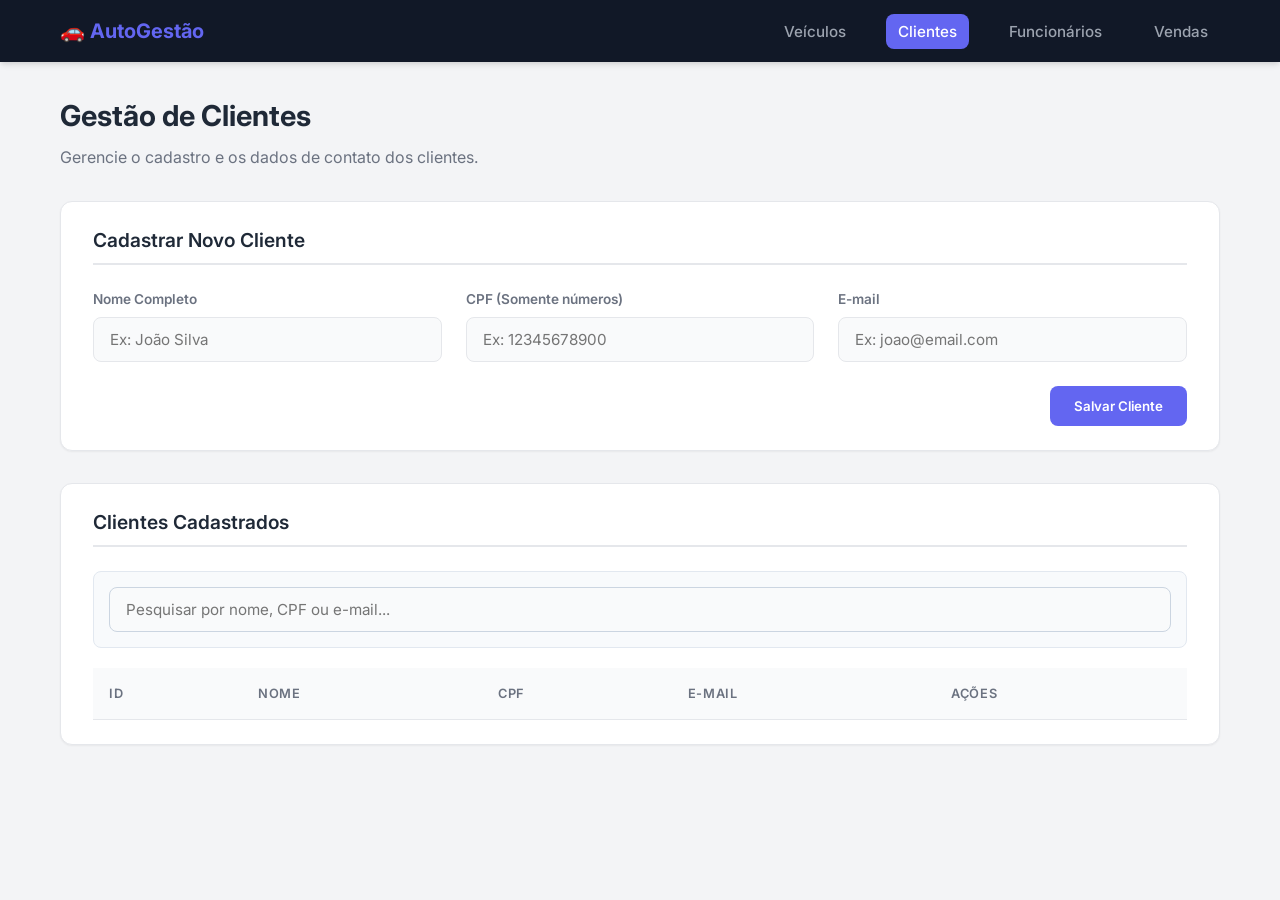
<file: clientes.html>
<!DOCTYPE html>
<html lang="pt-br">
<head>
    <meta charset="UTF-8">
    <meta name="viewport" content="width=device-width, initial-scale=1.0">
    <title>Concessionária - Gestão de Clientes</title>
    <link href="https://fonts.googleapis.com/css2?family=Inter:wght@400;500;600;700&display=swap" rel="stylesheet">
    <link rel="stylesheet" href="clientes.css"> 
</head>
<body>

    <header>
        <nav class="navbar">
            <div class="nav-container">
                <span class="logo">🚗 AutoGestão</span>
                <div class="nav-links">
                    <a href="veiculos.html">Veículos</a>
                    <a href="clientes.html" class="active">Clientes</a>
                    <a href="funcionarios.html">Funcionários</a>
                    <a href="vendas.html">Vendas</a>
                </div>
            </div>
        </nav>
    </header>

    <main class="container">
        
        <div class="page-header">
            <h1>Gestão de Clientes</h1>
            <p>Gerencie o cadastro e os dados de contato dos clientes.</p>
        </div>

        <section class="card-section">
            <h2 class="section-title">Cadastrar Novo Cliente</h2>
            <form id="form-cliente">
                <div class="input-grid">
                    <div class="input-group">
                        <label for="nome">Nome Completo</label>
                        <input type="text" id="nome" placeholder="Ex: João Silva" required>
                    </div>
                    <div class="input-group">
                        <label for="cpf">CPF (Somente números)</label>
                        <input type="text" id="cpf" placeholder="Ex: 12345678900" required maxlength="11">
                    </div>
                    <div class="input-group">
                        <label for="email">E-mail</label>
                        <input type="email" id="email" placeholder="Ex: joao@email.com" required>
                    </div>
                </div>
                <div class="form-actions">
                    <button type="submit" class="btn-primary">Salvar Cliente</button>
                </div>
            </form>
        </section>

        <section class="card-section">
            <h2 class="section-title">Clientes Cadastrados</h2>
            <div class="search-container">
                <div class="input-group">
                    <input type="text" id="input-busca" placeholder="Pesquisar por nome, CPF ou e-mail..." onkeyup="filtrarTabela()">
                </div>
            </div>
            <div class="table-responsive">
                <table class="data-table" id="tabela-clientes">
                    <thead>
                        <tr>
                            <th>ID</th>
                            <th>Nome</th>
                            <th>CPF</th>
                            <th>E-mail</th>
                            <th>Ações</th>
                        </tr>
                    </thead>
                    <tbody>
                        </tbody>
                </table>
            </div>
        </section>

    </main>

    <script src="clientes.js"></script>
</body>
</html>
</file>
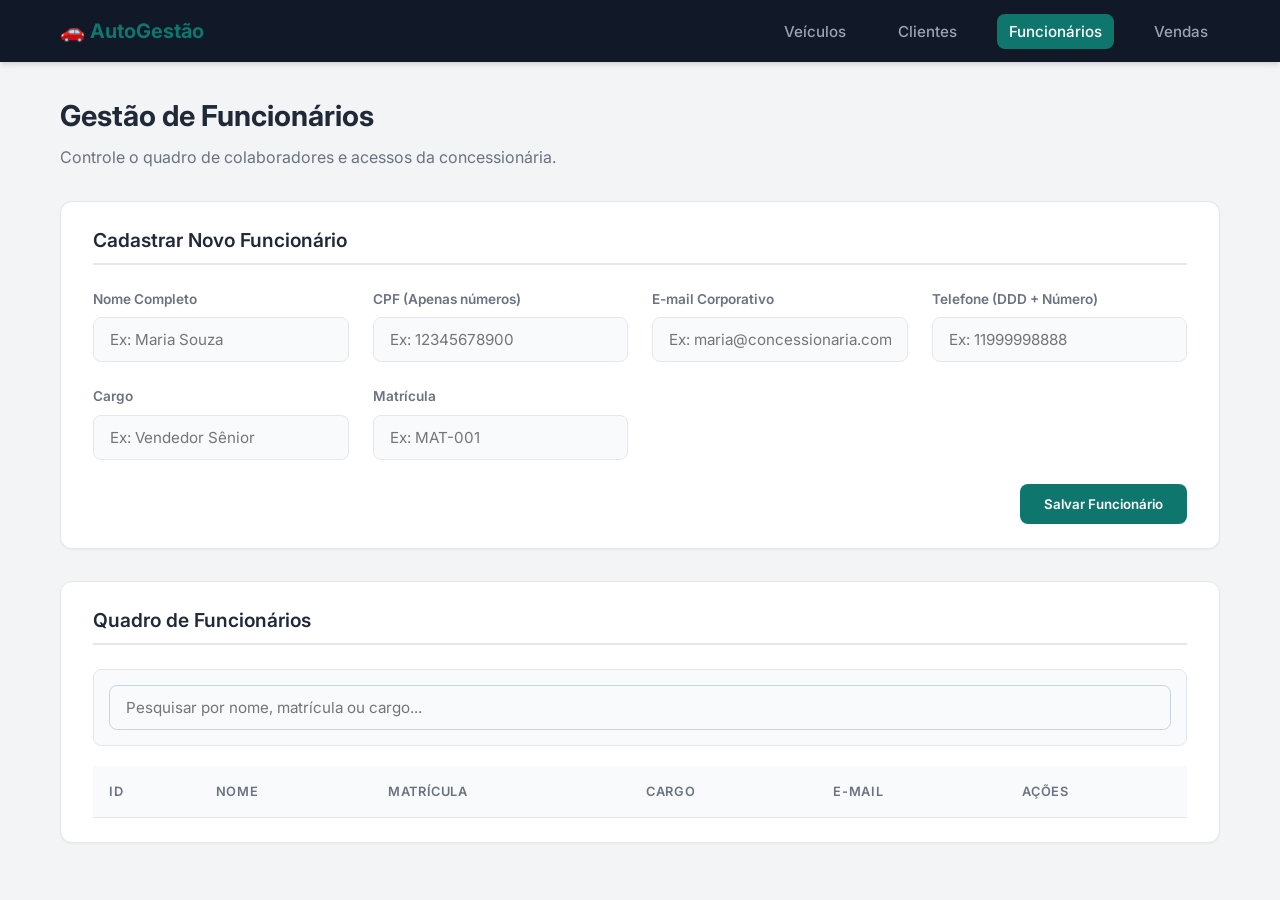
<file: funcionarios.html>
<!DOCTYPE html>
<html lang="pt-br">
<head>
    <meta charset="UTF-8">
    <meta name="viewport" content="width=device-width, initial-scale=1.0">
    <title>Concessionária - Gestão de Funcionários</title>
    <link href="https://fonts.googleapis.com/css2?family=Inter:wght@400;500;600;700&display=swap" rel="stylesheet">
    <link rel="stylesheet" href="funcionarios.css"> 
</head>
<body>

    <header>
        <nav class="navbar">
            <div class="nav-container">
                <span class="logo">🚗 AutoGestão</span>
                <div class="nav-links">
                    <a href="veiculos.html">Veículos</a>
                    <a href="clientes.html">Clientes</a>
                    <a href="funcionarios.html" class="active">Funcionários</a>
                    <a href="vendas.html">Vendas</a>
                </div>
            </div>
        </nav>
    </header>

    <main class="container">
        
        <div class="page-header">
            <h1>Gestão de Funcionários</h1>
            <p>Controle o quadro de colaboradores e acessos da concessionária.</p>
        </div>

        <section class="card-section">
            <h2 class="section-title">Cadastrar Novo Funcionário</h2>
            <form id="form-funcionario">
                
                <div class="input-grid">
                    <div class="input-group">
                        <label for="nome">Nome Completo</label>
                        <input type="text" id="nome" placeholder="Ex: Maria Souza" required>
                    </div>
                    <div class="input-group">
                        <label for="cpf">CPF (Apenas números)</label>
                        <input type="text" id="cpf" placeholder="Ex: 12345678900" required maxlength="11">
                    </div>
                    <div class="input-group">
                        <label for="email">E-mail Corporativo</label>
                        <input type="email" id="email" placeholder="Ex: maria@concessionaria.com" required>
                    </div>
                    <div class="input-group">
                        <label for="telefone">Telefone (DDD + Número)</label>
                        <input type="text" id="telefone" placeholder="Ex: 11999998888">
                    </div>
                    <div class="input-group">
                        <label for="cargo">Cargo</label>
                        <input type="text" id="cargo" placeholder="Ex: Vendedor Sênior" required>
                    </div>
                    <div class="input-group">
                        <label for="matricula">Matrícula</label>
                        <input type="text" id="matricula" placeholder="Ex: MAT-001" required>
                    </div>
                </div>

                <div class="form-actions">
                    <button type="submit" class="btn-primary">Salvar Funcionário</button>
                </div>
            </form>
        </section>

        <section class="card-section">
            <h2 class="section-title">Quadro de Funcionários</h2>
            <div class="search-container">
                <div class="input-group">
                    <input type="text" id="input-busca" placeholder="Pesquisar por nome, matrícula ou cargo..." onkeyup="filtrarTabela()">
                </div>
            </div>
            <div class="table-responsive">
                <table class="data-table" id="tabela-funcionarios">
                    <thead>
                        <tr>
                            <th>ID</th>
                            <th>Nome</th>
                            <th>Matrícula</th>
                            <th>Cargo</th>
                            <th>E-mail</th>
                            <th>Ações</th>
                        </tr>
                    </thead>
                    <tbody>
                        </tbody>
                </table>
            </div>
        </section>
    </main>

    <script src="funcionarios.js"></script>
</body>
</html>
</file>
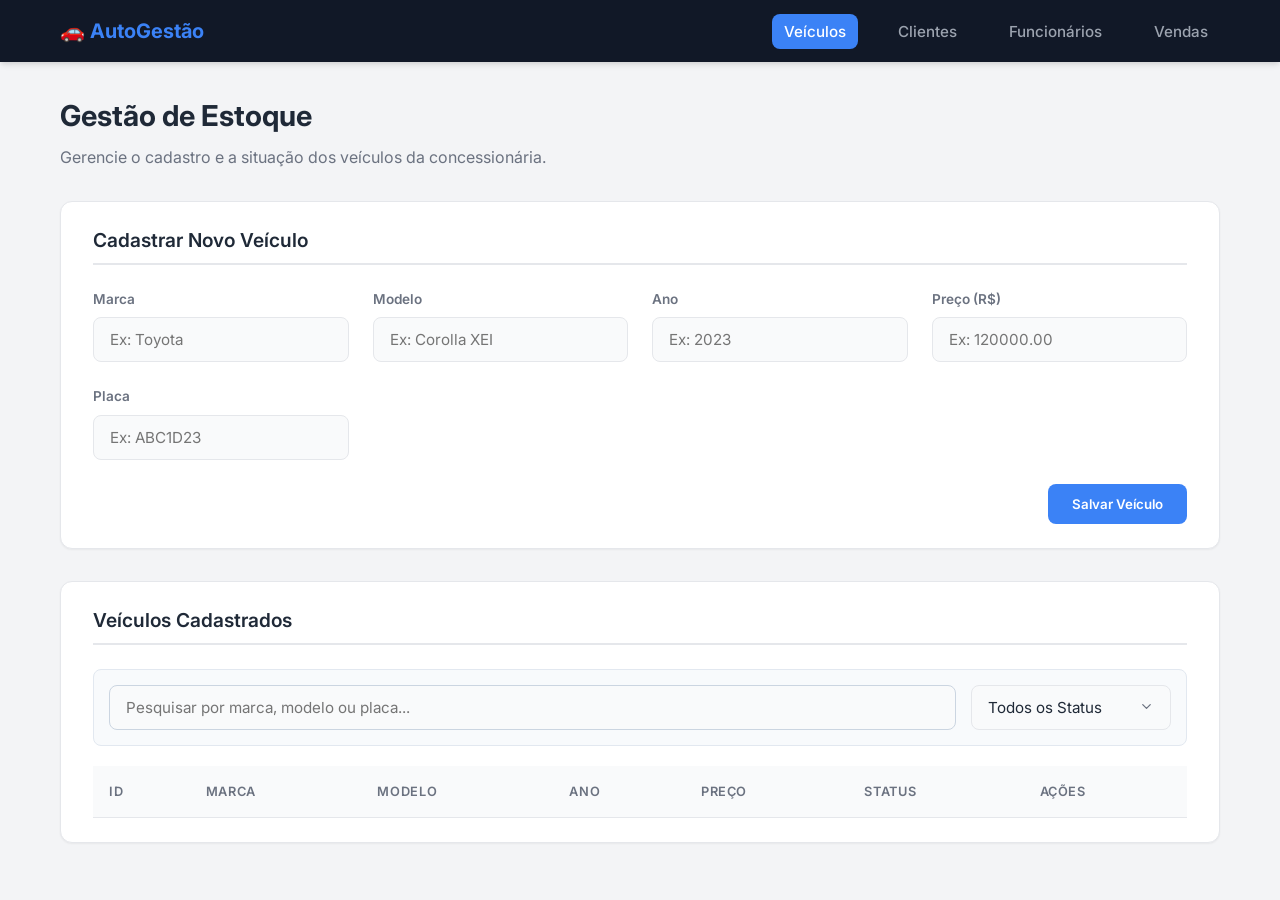
<file: veiculos.html>
<!DOCTYPE html>
<html lang="pt-br">
<head>
    <meta charset="UTF-8">
    <meta name="viewport" content="width=device-width, initial-scale=1.0">
    <title>Concessionária - Veículos</title>
    <link href="https://fonts.googleapis.com/css2?family=Inter:wght@400;500;600;700&display=swap" rel="stylesheet">
    <link rel="stylesheet" href="veiculos.css">
</head>
<body>
    <header>
        <nav class="navbar">
            <div class="nav-container">
                <span class="logo">🚗 AutoGestão</span>
                <div class="nav-links">
                    <a href="veiculos.html" class="active">Veículos</a>
                    <a href="clientes.html">Clientes</a>
                    <a href="funcionarios.html">Funcionários</a>
                    <a href="vendas.html">Vendas</a>
                </div>
            </div>
        </nav>
    </header>
    
    <main class="container">
        
        <div class="page-header">
            <h1>Gestão de Estoque</h1>
            <p>Gerencie o cadastro e a situação dos veículos da concessionária.</p>
        </div>

        <section class="card-section">
            <h2 class="section-title">Cadastrar Novo Veículo</h2>
            <form id="form-veiculo">
                <div class="input-grid">
                    <div class="input-group">
                        <label for="marca">Marca</label>
                        <input type="text" id="marca" placeholder="Ex: Toyota" required>
                    </div>
                    <div class="input-group">
                        <label for="modelo">Modelo</label>
                        <input type="text" id="modelo" placeholder="Ex: Corolla XEI" required>
                    </div>
                    <div class="input-group">
                        <label for="ano">Ano</label>
                        <input type="number" id="ano" placeholder="Ex: 2023" required>
                    </div>
                    <div class="input-group">
                        <label for="preco">Preço (R$)</label>
                        <input type="number" step="0.01" id="preco" placeholder="Ex: 120000.00" required>
                    </div>
                    <div class="input-group">
                        <label for="placa">Placa</label>
                        <input type="text" id="placa" placeholder="Ex: ABC1D23" required>
                    </div>
                </div>
                <div class="form-actions">
                    <button type="submit" class="btn-primary">Salvar Veículo</button>
                </div>
            </form>
        </section>
        
        <section class="card-section">
            <h2 class="section-title">Veículos Cadastrados</h2>
            <div class="search-container">
                <div class="input-group">
                    <input type="text" id="input-busca" placeholder="Pesquisar por marca, modelo ou placa..." onkeyup="filtrarTabela()">
                </div>
                <div class="input-group" style="max-width: 200px;">
                    <select id="filtro-status" onchange="filtrarTabela()">
                        <option value="TODOS">Todos os Status</option>
                        <option value="DISPONIVEL">Disponíveis</option>
                        <option value="VENDIDO">Vendidos</option>
                    </select>
                </div>
            </div>
            <div class="table-responsive">
                <table class="data-table" id="tabela-veiculos">
                    <thead>
                        <tr>
                            <th>ID</th>
                            <th>Marca</th>
                            <th>Modelo</th>
                            <th>Ano</th>
                            <th>Preço</th>
                            <th>Status</th>
                            <th>Ações</th>
                        </tr>
                    </thead>
                    <tbody>
                        </tbody>
                </table>
            </div>
        </section>
    </main> 
    <script src="veiculos.js"></script>
    </body>
</html>
</file>
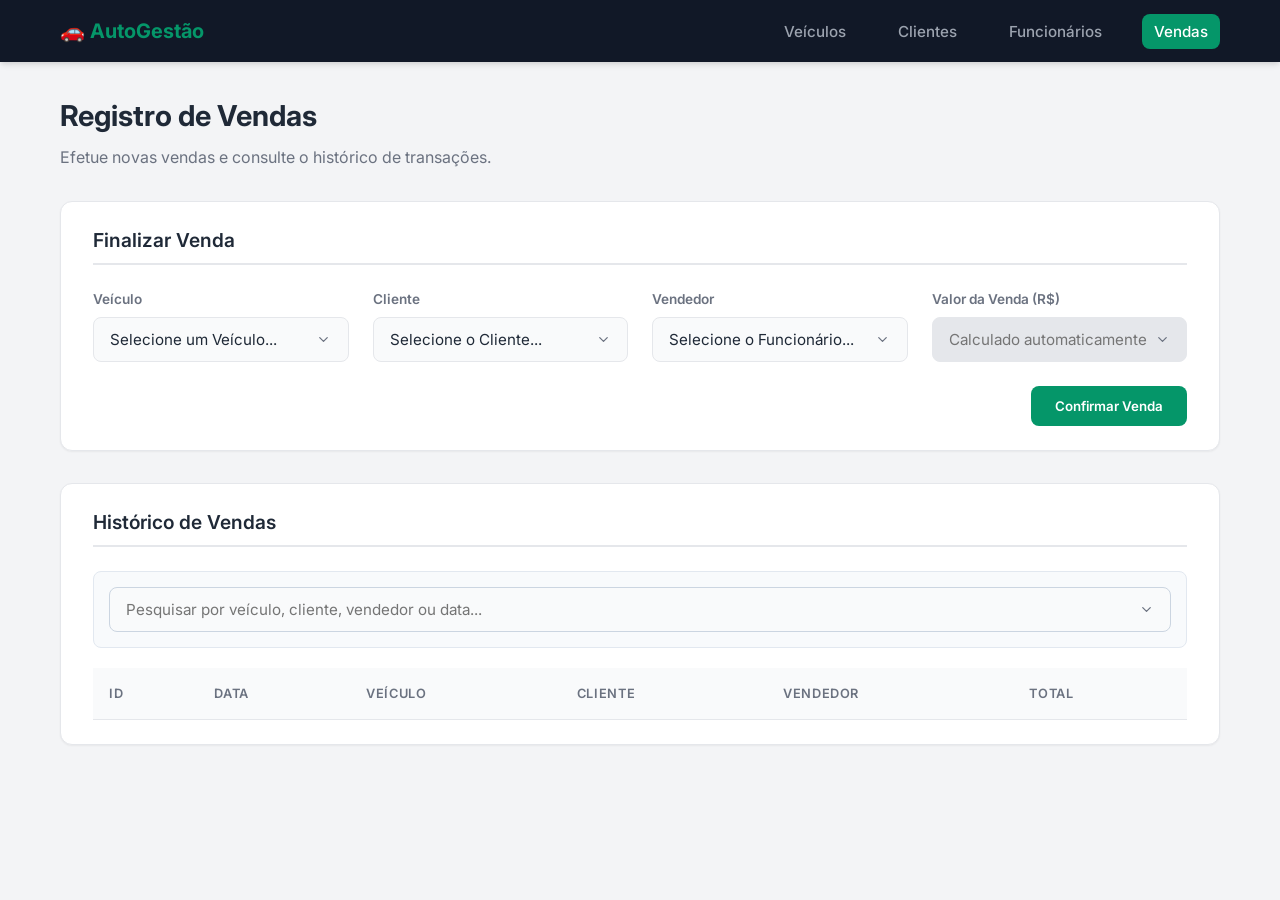
<file: vendas.html>
<!DOCTYPE html>
<html lang="pt-br">
<head>
    <meta charset="UTF-8">
    <meta name="viewport" content="width=device-width, initial-scale=1.0">
    <title>Concessionária - Registro de Venda</title>
    <link href="https://fonts.googleapis.com/css2?family=Inter:wght@400;500;600;700&display=swap" rel="stylesheet">
    <link rel="stylesheet" href="vendas.css">
</head>
<body>
    
    <header>
        <nav class="navbar">
            <div class="nav-container">
                <span class="logo">🚗 AutoGestão</span>
                <div class="nav-links">
                    <a href="veiculos.html">Veículos</a>
                    <a href="clientes.html">Clientes</a>
                    <a href="funcionarios.html">Funcionários</a>
                    <a href="vendas.html" class="active">Vendas</a>
                </div>
            </div>
        </nav>
    </header>

    <main class="container">
        
        <div class="page-header">
            <h1>Registro de Vendas</h1>
            <p>Efetue novas vendas e consulte o histórico de transações.</p>
        </div>

        <section class="card-section">
            <h2 class="section-title">Finalizar Venda</h2>
            <form id="form-venda">
                <div class="input-grid">
                    
                    <div class="input-group">
                        <label for="select-veiculo">Veículo</label>
                        <select id="select-veiculo" required>
                            <option value="">Selecione um Veículo...</option>
                        </select>
                    </div>

                    <div class="input-group">
                        <label for="select-cliente">Cliente</label>
                        <select id="select-cliente" required>
                            <option value="">Selecione o Cliente...</option>
                        </select>
                    </div>

                    <div class="input-group">
                        <label for="select-vendedor">Vendedor</label>
                        <select id="select-vendedor" required>
                            <option value="">Selecione o Funcionário...</option>
                        </select>
                    </div>

                    <div class="input-group">
                        <label for="valorTotal">Valor da Venda (R$)</label>
                        <input type="number" id="valorTotal" step="0.01" placeholder="Calculado automaticamente" readonly style="background-color: #e5e7eb; color: #6b7280; cursor: not-allowed;">
                    </div>
                </div>

                <div class="form-actions">
                    <button type="submit" class="btn-primary">Confirmar Venda</button>
                </div>
            </form>
        </section>

        <section class="card-section">
            <h2 class="section-title">Histórico de Vendas</h2>
            <div class="search-container">
                <div class="input-group">
                    <input type="text" id="input-busca" placeholder="Pesquisar por veículo, cliente, vendedor ou data..." onkeyup="filtrarTabela()">
                </div>
            </div>
            <div class="table-responsive">
                <table class="data-table" id="tabela-vendas">
                    <thead>
                        <tr>
                            <th>ID</th>
                            <th>Data</th>
                            <th>Veículo</th>
                            <th>Cliente</th>
                            <th>Vendedor</th>
                            <th>Total</th>
                        </tr>
                    </thead>
                    <tbody>
                        </tbody>
                </table>
            </div>
        </section>

    </main>
    
    <script src="vendas.js"></script>
</body>
</html>
</file>
<file: clientes.css>
/* =========================================
   DESIGN SYSTEM - AUTO GESTÃO
   ========================================= */

   :root {
    /* Paleta de Cores Padrão (Módulo Clientes - Roxo/Índigo) */
    --primary-color: #6366f1;      /* Roxo/Índigo principal */
    --primary-hover: #4f46e5;      /* Roxo escuro (hover) */
    --bg-color: #f3f4f6;           /* Fundo da página */
    --card-bg: #ffffff;            /* Fundo dos cards */
    --text-main: #1f2937;          /* Texto principal escuro */
    --text-muted: #6b7280;         /* Texto secundário/Labels */
    --border-color: #e5e7eb;       /* Bordas de inputs e tabelas */
    
    /* Cores Semânticas (Ações e Status) */
    --danger-color: #ef4444;
    --danger-bg: #fee2e2;
    
    /* Sombras e Bordas */
    --radius-md: 8px;
    --radius-lg: 12px;
    --shadow-sm: 0 1px 2px 0 rgba(0, 0, 0, 0.05);
    --shadow-md: 0 4px 6px -1px rgba(0, 0, 0, 0.1), 0 2px 4px -1px rgba(0, 0, 0, 0.06);
}

/* --- RESET BÁSICO --- */
* {
    margin: 0;
    padding: 0;
    box-sizing: border-box;
    font-family: 'Inter', sans-serif;
}

body {
    background-color: var(--bg-color);
    color: var(--text-main);
    line-height: 1.5;
}

/* --- NAVBAR --- */
.navbar {
    background-color: #111827;
    padding: 1rem 0;
    box-shadow: var(--shadow-md);
}

.nav-container {
    max-width: 1200px;
    margin: 0 auto;
    display: flex;
    justify-content: space-between;
    align-items: center;
    padding: 0 20px;
}

.logo {
    color: var(--primary-color);
    font-size: 1.25rem;
    font-weight: 700;
}

.nav-links a {
    color: #9ca3af;
    text-decoration: none;
    margin-left: 1.5rem;
    font-weight: 500;
    font-size: 0.95rem;
    padding: 0.5rem 0.75rem;
    border-radius: var(--radius-md);
    transition: all 0.2s ease;
}

.nav-links a:hover {
    color: #f9fafb;
    background-color: #374151;
}

.nav-links a.active {
    background-color: var(--primary-color);
    color: #ffffff;
}

/* --- ESTRUTURA PRINCIPAL --- */
.container {
    max-width: 1200px;
    margin: 2rem auto;
    padding: 0 20px;
}

.page-header {
    margin-bottom: 2rem;
}

.page-header h1 {
    font-size: 1.8rem;
    font-weight: 700;
    color: var(--text-main);
}

.page-header p {
    color: var(--text-muted);
    margin-top: 0.5rem;
}

/* --- CARDS --- */
.card-section {
    background-color: var(--card-bg);
    border-radius: var(--radius-lg);
    padding: 1.5rem 2rem;
    box-shadow: var(--shadow-sm);
    border: 1px solid var(--border-color);
    margin-bottom: 2rem;
}

.section-title {
    font-size: 1.2rem;
    font-weight: 600;
    margin-bottom: 1.5rem;
    color: var(--text-main);
    padding-bottom: 0.5rem;
    border-bottom: 2px solid var(--border-color);
}

/* --- FORMULÁRIOS --- */
.input-grid {
    display: grid;
    grid-template-columns: repeat(auto-fit, minmax(200px, 1fr));
    gap: 1.5rem;
    margin-bottom: 1.5rem;
}

.input-group {
    display: flex;
    flex-direction: column;
}

.input-group label {
    font-size: 0.85rem;
    font-weight: 600;
    color: var(--text-muted);
    margin-bottom: 0.5rem;
}

input {
    padding: 0.75rem 1rem;
    border: 1px solid var(--border-color);
    border-radius: var(--radius-md);
    font-size: 0.95rem;
    color: var(--text-main);
    transition: all 0.2s;
    background-color: #f9fafb;
}

input:focus {
    outline: none;
    border-color: var(--primary-color);
    background-color: var(--card-bg);
    box-shadow: 0 0 0 3px rgba(99, 102, 241, 0.15); /* Efeito Focus Ring (Roxo claro) */
}

.form-actions {
    display: flex;
    justify-content: flex-end;
}

/* Botão Principal */
.btn-primary {
    background-color: var(--primary-color);
    color: white;
    border: none;
    padding: 0.75rem 1.5rem;
    border-radius: var(--radius-md);
    font-weight: 600;
    cursor: pointer;
    transition: background-color 0.2s;
}

.btn-primary:hover {
    background-color: var(--primary-hover);
}

/* --- TABELAS --- */
.table-responsive {
    overflow-x: auto;
}

.data-table {
    width: 100%;
    border-collapse: collapse;
    text-align: left;
}

.data-table th {
    background-color: #f9fafb;
    color: var(--text-muted);
    font-weight: 600;
    font-size: 0.8rem;
    text-transform: uppercase;
    letter-spacing: 0.05em;
    padding: 1rem;
    border-bottom: 1px solid var(--border-color);
}

.data-table td {
    padding: 1rem;
    border-bottom: 1px solid var(--border-color);
    color: var(--text-main);
    font-size: 0.95rem;
    vertical-align: middle;
}

.data-table tbody tr:hover {
    background-color: #f9fafb;
}

/* --- BOTÃO DE AÇÃO (Tabela) --- */
.btn-delete {
    background-color: var(--card-bg);
    color: var(--danger-color);
    border: 1px solid var(--danger-color);
    padding: 0.4rem 0.75rem;
    border-radius: var(--radius-md);
    font-size: 0.85rem;
    font-weight: 500;
    cursor: pointer;
    transition: all 0.2s;
}

.btn-delete:hover {
    background-color: var(--danger-color);
    color: white;
}

/* --- BARRA DE BUSCA --- */
.search-container {
    display: flex;
    gap: 15px;
    margin-bottom: 20px;
    background: #f8fafc;
    padding: 15px;
    border-radius: 8px;
    border: 1px solid #e2e8f0;
}

.search-container .input-group {
    flex: 1;
    margin-bottom: 0;
}

#input-busca {
    border-color: #cbd5e1;
}
</file>
<file: funcionarios.css>
/* =========================================
   DESIGN SYSTEM - AUTO GESTÃO
   ========================================= */

   :root {
    /* Paleta de Cores Padrão (Módulo Funcionários - Azul Petróleo / Teal) */
    --primary-color: #0f766e;      /* Teal principal */
    --primary-hover: #115e59;      /* Teal escuro (hover) */
    --bg-color: #f3f4f6;           
    --card-bg: #ffffff;            
    --text-main: #1f2937;          
    --text-muted: #6b7280;         
    --border-color: #e5e7eb;       
    
    /* Cores Semânticas */
    --danger-color: #ef4444;
    --danger-bg: #fee2e2;
    --badge-bg: #ccfbf1;           /* Fundo do badge para o Cargo */
    --badge-text: #0f766e;         /* Texto do badge para o Cargo */
    
    /* Sombras e Bordas */
    --radius-md: 8px;
    --radius-lg: 12px;
    --shadow-sm: 0 1px 2px 0 rgba(0, 0, 0, 0.05);
    --shadow-md: 0 4px 6px -1px rgba(0, 0, 0, 0.1), 0 2px 4px -1px rgba(0, 0, 0, 0.06);
}

/* --- RESET BÁSICO --- */
* {
    margin: 0;
    padding: 0;
    box-sizing: border-box;
    font-family: 'Inter', sans-serif;
}

body {
    background-color: var(--bg-color);
    color: var(--text-main);
    line-height: 1.5;
}

/* --- NAVBAR --- */
.navbar {
    background-color: #111827;
    padding: 1rem 0;
    box-shadow: var(--shadow-md);
}

.nav-container {
    max-width: 1200px;
    margin: 0 auto;
    display: flex;
    justify-content: space-between;
    align-items: center;
    padding: 0 20px;
}

.logo {
    color: var(--primary-color);
    font-size: 1.25rem;
    font-weight: 700;
}

.nav-links a {
    color: #9ca3af;
    text-decoration: none;
    margin-left: 1.5rem;
    font-weight: 500;
    font-size: 0.95rem;
    padding: 0.5rem 0.75rem;
    border-radius: var(--radius-md);
    transition: all 0.2s ease;
}

.nav-links a:hover {
    color: #f9fafb;
    background-color: #374151;
}

.nav-links a.active {
    background-color: var(--primary-color);
    color: #ffffff;
}

/* --- ESTRUTURA PRINCIPAL --- */
.container {
    max-width: 1200px;
    margin: 2rem auto;
    padding: 0 20px;
}

.page-header {
    margin-bottom: 2rem;
}

.page-header h1 {
    font-size: 1.8rem;
    font-weight: 700;
    color: var(--text-main);
}

.page-header p {
    color: var(--text-muted);
    margin-top: 0.5rem;
}

/* --- CARDS --- */
.card-section {
    background-color: var(--card-bg);
    border-radius: var(--radius-lg);
    padding: 1.5rem 2rem;
    box-shadow: var(--shadow-sm);
    border: 1px solid var(--border-color);
    margin-bottom: 2rem;
}

.section-title {
    font-size: 1.2rem;
    font-weight: 600;
    margin-bottom: 1.5rem;
    color: var(--text-main);
    padding-bottom: 0.5rem;
    border-bottom: 2px solid var(--border-color);
}

/* --- FORMULÁRIOS --- */
.input-grid {
    display: grid;
    grid-template-columns: repeat(auto-fit, minmax(200px, 1fr));
    gap: 1.5rem;
    margin-bottom: 1.5rem;
}

.input-group {
    display: flex;
    flex-direction: column;
}

.input-group label {
    font-size: 0.85rem;
    font-weight: 600;
    color: var(--text-muted);
    margin-bottom: 0.5rem;
}

input {
    padding: 0.75rem 1rem;
    border: 1px solid var(--border-color);
    border-radius: var(--radius-md);
    font-size: 0.95rem;
    color: var(--text-main);
    transition: all 0.2s;
    background-color: #f9fafb;
}

input:focus {
    outline: none;
    border-color: var(--primary-color);
    background-color: var(--card-bg);
    box-shadow: 0 0 0 3px rgba(15, 118, 110, 0.15); /* Efeito Focus Ring (Teal claro) */
}

.form-actions {
    display: flex;
    justify-content: flex-end;
}

/* Botão Principal */
.btn-primary {
    background-color: var(--primary-color);
    color: white;
    border: none;
    padding: 0.75rem 1.5rem;
    border-radius: var(--radius-md);
    font-weight: 600;
    cursor: pointer;
    transition: background-color 0.2s;
}

.btn-primary:hover {
    background-color: var(--primary-hover);
}

/* --- TABELAS --- */
.table-responsive {
    overflow-x: auto;
}

.data-table {
    width: 100%;
    border-collapse: collapse;
    text-align: left;
}

.data-table th {
    background-color: #f9fafb;
    color: var(--text-muted);
    font-weight: 600;
    font-size: 0.8rem;
    text-transform: uppercase;
    letter-spacing: 0.05em;
    padding: 1rem;
    border-bottom: 1px solid var(--border-color);
}

.data-table td {
    padding: 1rem;
    border-bottom: 1px solid var(--border-color);
    color: var(--text-main);
    font-size: 0.95rem;
    vertical-align: middle;
}

.data-table tbody tr:hover {
    background-color: #f9fafb;
}

/* --- BADGE DE CARGO (Exclusivo para Funcionários) --- */
.badge-cargo {
    background-color: var(--badge-bg);
    color: var(--badge-text);
    padding: 0.3rem 0.6rem;
    border-radius: 6px;
    font-size: 0.8rem;
    font-weight: 600;
}

/* --- BOTÃO DE AÇÃO (Tabela) --- */
.btn-delete {
    background-color: var(--card-bg);
    color: var(--danger-color);
    border: 1px solid var(--danger-color);
    padding: 0.4rem 0.75rem;
    border-radius: var(--radius-md);
    font-size: 0.85rem;
    font-weight: 500;
    cursor: pointer;
    transition: all 0.2s;
}

.btn-delete:hover {
    background-color: var(--danger-color);
    color: white;
}

/* --- BARRA DE BUSCA --- */
.search-container {
    display: flex;
    gap: 15px;
    margin-bottom: 20px;
    background: #f8fafc;
    padding: 15px;
    border-radius: 8px;
    border: 1px solid #e2e8f0;
}

.search-container .input-group {
    flex: 1;
    margin-bottom: 0;
}

#input-busca {
    border-color: #cbd5e1;
}
</file>
<file: veiculos.css>
/* =========================================
   DESIGN SYSTEM - AUTO GESTÃO
   ========================================= */

   :root {
    /* Paleta de Cores Padrão (Módulo Veículos - Azul/Cinza) */
    --primary-color: #3b82f6;      /* Azul principal */
    --primary-hover: #2563eb;      /* Azul escuro (hover) */
    --bg-color: #f3f4f6;           /* Fundo da página (Cinza muito claro) */
    --card-bg: #ffffff;            /* Fundo dos cards */
    --text-main: #1f2937;          /* Texto principal escuro */
    --text-muted: #6b7280;         /* Texto secundário/Labels */
    --border-color: #e5e7eb;       /* Bordas de inputs e tabelas */
    
    /* Cores Semânticas (Ações e Status) */
    --danger-color: #ef4444;
    --danger-bg: #fee2e2;
    --success-color: #10b981;
    --success-bg: #d1fae5;
    
    /* Sombras e Bordas */
    --radius-md: 8px;
    --radius-lg: 12px;
    --shadow-sm: 0 1px 2px 0 rgba(0, 0, 0, 0.05);
    --shadow-md: 0 4px 6px -1px rgba(0, 0, 0, 0.1), 0 2px 4px -1px rgba(0, 0, 0, 0.06);
}

/* --- RESET BÁSICO --- */
* {
    margin: 0;
    padding: 0;
    box-sizing: border-box;
    font-family: 'Inter', sans-serif;
}

body {
    background-color: var(--bg-color);
    color: var(--text-main);
    line-height: 1.5;
}

/* --- NAVBAR --- */
.navbar {
    background-color: #111827; /* Fundo bem escuro pra destacar */
    padding: 1rem 0;
    box-shadow: var(--shadow-md);
}

.nav-container {
    max-width: 1200px;
    margin: 0 auto;
    display: flex;
    justify-content: space-between;
    align-items: center;
    padding: 0 20px;
}

.logo {
    color: var(--primary-color);
    font-size: 1.25rem;
    font-weight: 700;
}

.nav-links a {
    color: #9ca3af;
    text-decoration: none;
    margin-left: 1.5rem;
    font-weight: 500;
    font-size: 0.95rem;
    padding: 0.5rem 0.75rem;
    border-radius: var(--radius-md);
    transition: all 0.2s ease;
}

.nav-links a:hover {
    color: #f9fafb;
    background-color: #374151;
}

.nav-links a.active {
    background-color: var(--primary-color);
    color: #ffffff;
}

/* --- ESTRUTURA PRINCIPAL --- */
.container {
    max-width: 1200px;
    margin: 2rem auto;
    padding: 0 20px;
}

.page-header {
    margin-bottom: 2rem;
}

.page-header h1 {
    font-size: 1.8rem;
    font-weight: 700;
    color: var(--text-main);
}

.page-header p {
    color: var(--text-muted);
    margin-top: 0.5rem;
}

/* --- CARDS (Onde a mágica acontece) --- */
.card-section {
    background-color: var(--card-bg);
    border-radius: var(--radius-lg);
    padding: 1.5rem 2rem;
    box-shadow: var(--shadow-sm);
    border: 1px solid var(--border-color);
    margin-bottom: 2rem;
}

.section-title {
    font-size: 1.2rem;
    font-weight: 600;
    margin-bottom: 1.5rem;
    color: var(--text-main);
    padding-bottom: 0.5rem;
    border-bottom: 2px solid var(--border-color);
}

/* --- FORMULÁRIOS --- */
.input-grid {
    display: grid;
    grid-template-columns: repeat(auto-fit, minmax(200px, 1fr));
    gap: 1.5rem;
    margin-bottom: 1.5rem;
}

.input-group {
    display: flex;
    flex-direction: column;
}

.input-group label {
    font-size: 0.85rem;
    font-weight: 600;
    color: var(--text-muted);
    margin-bottom: 0.5rem;
}

input {
    padding: 0.75rem 1rem;
    border: 1px solid var(--border-color);
    border-radius: var(--radius-md);
    font-size: 0.95rem;
    color: var(--text-main);
    transition: all 0.2s;
    background-color: #f9fafb;
}

input:focus {
    outline: none;
    border-color: var(--primary-color);
    background-color: var(--card-bg);
    box-shadow: 0 0 0 3px rgba(59, 130, 246, 0.15); /* Efeito Focus Ring */
}

.form-actions {
    display: flex;
    justify-content: flex-end; /* Joga o botão para a direita */
    margin-top: 1rem;
}

/* Botão Principal */
.btn-primary {
    background-color: var(--primary-color);
    color: white;
    border: none;
    padding: 0.75rem 1.5rem;
    border-radius: var(--radius-md);
    font-weight: 600;
    cursor: pointer;
    transition: background-color 0.2s;
}

.btn-primary:hover {
    background-color: var(--primary-hover);
}

/* --- TABELAS --- */
.table-responsive {
    overflow-x: auto; /* Permite scroll no celular se a tabela for grande */
}

.data-table {
    width: 100%;
    border-collapse: collapse;
    text-align: left;
}

.data-table th {
    background-color: #f9fafb;
    color: var(--text-muted);
    font-weight: 600;
    font-size: 0.8rem;
    text-transform: uppercase;
    letter-spacing: 0.05em;
    padding: 1rem;
    border-bottom: 1px solid var(--border-color);
}

.data-table td {
    padding: 1rem;
    border-bottom: 1px solid var(--border-color);
    color: var(--text-main);
    font-size: 0.95rem;
    vertical-align: middle;
}

.data-table tbody tr:hover {
    background-color: #f9fafb; /* Destaque ao passar o mouse na linha */
}

/* --- BADGES (Status) --- */
.badge {
    padding: 0.25rem 0.75rem;
    border-radius: 999px; /* Formato pílula */
    font-size: 0.75rem;
    font-weight: 600;
    display: inline-block;
}

.badge-success {
    background-color: var(--success-bg);
    color: var(--success-color);
}

.badge-danger {
    background-color: var(--danger-bg);
    color: var(--danger-color);
}

/* --- BOTÃO DE AÇÃO (Tabela) --- */
.btn-delete {
    background-color: var(--card-bg);
    color: var(--danger-color);
    border: 1px solid var(--danger-color);
    padding: 0.4rem 0.75rem;
    border-radius: var(--radius-md);
    font-size: 0.85rem;
    font-weight: 500;
    cursor: pointer;
    transition: all 0.2s;
}

.btn-delete:hover {
    background-color: var(--danger-color);
    color: white;
}

.search-container {
    display: flex;
    gap: 15px;
    margin-bottom: 20px;
    background: #f8fafc;
    padding: 15px;
    border-radius: 8px;
    border: 1px solid #e2e8f0;
}

.search-container .input-group {
    flex: 1;
    margin-bottom: 0; /* Remove a margem padrão para alinhar */
}

#input-busca {
    border-color: #cbd5e1;
}

/* --- ESTILIZAÇÃO DO SELECT (Filtros e Formulários) --- */
select {
    padding: 0.75rem 1rem;
    border: 1px solid var(--border-color);
    border-radius: var(--radius-md);
    font-size: 0.95rem;
    color: var(--text-main);
    transition: all 0.2s;
    background-color: #f9fafb;
    width: 100%;
    cursor: pointer;
    
    /* Mágica para remover a seta padrão feia do navegador */
    appearance: none; 
    -webkit-appearance: none;
    -moz-appearance: none;
    
    /* Adicionando uma seta customizada em SVG que combina com o design */
    background-image: url("data:image/svg+xml;charset=UTF-8,%3csvg xmlns='http://www.w3.org/2000/svg' viewBox='0 0 24 24' fill='none' stroke='%236b7280' stroke-width='2' stroke-linecap='round' stroke-linejoin='round'%3e%3cpolyline points='6 9 12 15 18 9'%3e%3c/polyline%3e%3c/svg%3e");
    background-repeat: no-repeat;
    background-position: right 1rem center;
    background-size: 1em;
}

select:focus {
    outline: none;
    border-color: var(--primary-color);
    background-color: var(--card-bg);
    /* Efeito Focus Ring com a cor primária (Azul de Veículos) */
    box-shadow: 0 0 0 3px rgba(59, 130, 246, 0.15); 
}

/* Ajuste fino para o hover ficar mais interativo */
select:hover {
    border-color: #9ca3af;
}
</file>
<file: vendas.css>
/* =========================================
   DESIGN SYSTEM - AUTO GESTÃO
   ========================================= */

   :root {
    /* Paleta de Cores Padrão (Módulo Vendas - Verde Esmeralda) */
    --primary-color: #059669;      /* Verde Esmeralda principal */
    --primary-hover: #047857;      /* Verde Escuro (hover) */
    --bg-color: #f3f4f6;           
    --card-bg: #ffffff;            
    --text-main: #1f2937;          
    --text-muted: #6b7280;         
    --border-color: #e5e7eb;       
    
    /* Sombras e Bordas */
    --radius-md: 8px;
    --radius-lg: 12px;
    --shadow-sm: 0 1px 2px 0 rgba(0, 0, 0, 0.05);
    --shadow-md: 0 4px 6px -1px rgba(0, 0, 0, 0.1), 0 2px 4px -1px rgba(0, 0, 0, 0.06);
}

/* --- RESET BÁSICO --- */
* {
    margin: 0;
    padding: 0;
    box-sizing: border-box;
    font-family: 'Inter', sans-serif;
}

body {
    background-color: var(--bg-color);
    color: var(--text-main);
    line-height: 1.5;
}

/* --- NAVBAR --- */
.navbar {
    background-color: #111827;
    padding: 1rem 0;
    box-shadow: var(--shadow-md);
}

.nav-container {
    max-width: 1200px;
    margin: 0 auto;
    display: flex;
    justify-content: space-between;
    align-items: center;
    padding: 0 20px;
}

.logo {
    color: var(--primary-color);
    font-size: 1.25rem;
    font-weight: 700;
}

.nav-links a {
    color: #9ca3af;
    text-decoration: none;
    margin-left: 1.5rem;
    font-weight: 500;
    font-size: 0.95rem;
    padding: 0.5rem 0.75rem;
    border-radius: var(--radius-md);
    transition: all 0.2s ease;
}

.nav-links a:hover {
    color: #f9fafb;
    background-color: #374151;
}

.nav-links a.active {
    background-color: var(--primary-color);
    color: #ffffff;
}

/* --- ESTRUTURA PRINCIPAL --- */
.container {
    max-width: 1200px;
    margin: 2rem auto;
    padding: 0 20px;
}

.page-header {
    margin-bottom: 2rem;
}

.page-header h1 {
    font-size: 1.8rem;
    font-weight: 700;
    color: var(--text-main);
}

.page-header p {
    color: var(--text-muted);
    margin-top: 0.5rem;
}

/* --- CARDS --- */
.card-section {
    background-color: var(--card-bg);
    border-radius: var(--radius-lg);
    padding: 1.5rem 2rem;
    box-shadow: var(--shadow-sm);
    border: 1px solid var(--border-color);
    margin-bottom: 2rem;
}

.section-title {
    font-size: 1.2rem;
    font-weight: 600;
    margin-bottom: 1.5rem;
    color: var(--text-main);
    padding-bottom: 0.5rem;
    border-bottom: 2px solid var(--border-color);
}

/* --- FORMULÁRIOS --- */
.input-grid {
    display: grid;
    grid-template-columns: repeat(auto-fit, minmax(200px, 1fr));
    gap: 1.5rem;
    margin-bottom: 1.5rem;
}

.input-group {
    display: flex;
    flex-direction: column;
}

.input-group label {
    font-size: 0.85rem;
    font-weight: 600;
    color: var(--text-muted);
    margin-bottom: 0.5rem;
}

/* Adicionando 'select' junto com 'input' para padronizar os dropdowns */
input, select {
    padding: 0.75rem 1rem;
    border: 1px solid var(--border-color);
    border-radius: var(--radius-md);
    font-size: 0.95rem;
    color: var(--text-main);
    transition: all 0.2s;
    background-color: #f9fafb;
    /* Faz o select ter a mesma altura e aparência do input */
    appearance: none; 
    -webkit-appearance: none;
    -moz-appearance: none;
    /* Ícone de setinha para o select */
    background-image: url("data:image/svg+xml;charset=UTF-8,%3csvg xmlns='http://www.w3.org/2000/svg' viewBox='0 0 24 24' fill='none' stroke='%236b7280' stroke-width='2' stroke-linecap='round' stroke-linejoin='round'%3e%3cpolyline points='6 9 12 15 18 9'%3e%3c/polyline%3e%3c/svg%3e");
    background-repeat: no-repeat;
    background-position: right 1rem center;
    background-size: 1em;
}

input:focus, select:focus {
    outline: none;
    border-color: var(--primary-color);
    background-color: var(--card-bg);
    box-shadow: 0 0 0 3px rgba(5, 150, 105, 0.15); /* Efeito Focus Ring (Verde claro) */
}

.form-actions {
    display: flex;
    justify-content: flex-end;
}

/* Botão Principal */
.btn-primary {
    background-color: var(--primary-color);
    color: white;
    border: none;
    padding: 0.75rem 1.5rem;
    border-radius: var(--radius-md);
    font-weight: 600;
    cursor: pointer;
    transition: background-color 0.2s;
}

.btn-primary:hover {
    background-color: var(--primary-hover);
}

/* --- TABELAS --- */
.table-responsive {
    overflow-x: auto;
}

.data-table {
    width: 100%;
    border-collapse: collapse;
    text-align: left;
}

.data-table th {
    background-color: #f9fafb;
    color: var(--text-muted);
    font-weight: 600;
    font-size: 0.8rem;
    text-transform: uppercase;
    letter-spacing: 0.05em;
    padding: 1rem;
    border-bottom: 1px solid var(--border-color);
}

.data-table td {
    padding: 1rem;
    border-bottom: 1px solid var(--border-color);
    color: var(--text-main);
    font-size: 0.95rem;
    vertical-align: middle;
}

.data-table tbody tr:hover {
    background-color: #f9fafb;
}

/* --- DESTAQUE DE VALOR (Exclusivo para Vendas) --- */
.price-tag {
    font-weight: 700;
    color: var(--primary-color);
}

/* --- BARRA DE BUSCA --- */
.search-container {
    display: flex;
    gap: 15px;
    margin-bottom: 20px;
    background: #f8fafc;
    padding: 15px;
    border-radius: 8px;
    border: 1px solid #e2e8f0;
}

.search-container .input-group {
    flex: 1;
    margin-bottom: 0;
}

#input-busca {
    border-color: #cbd5e1;
}
</file>
